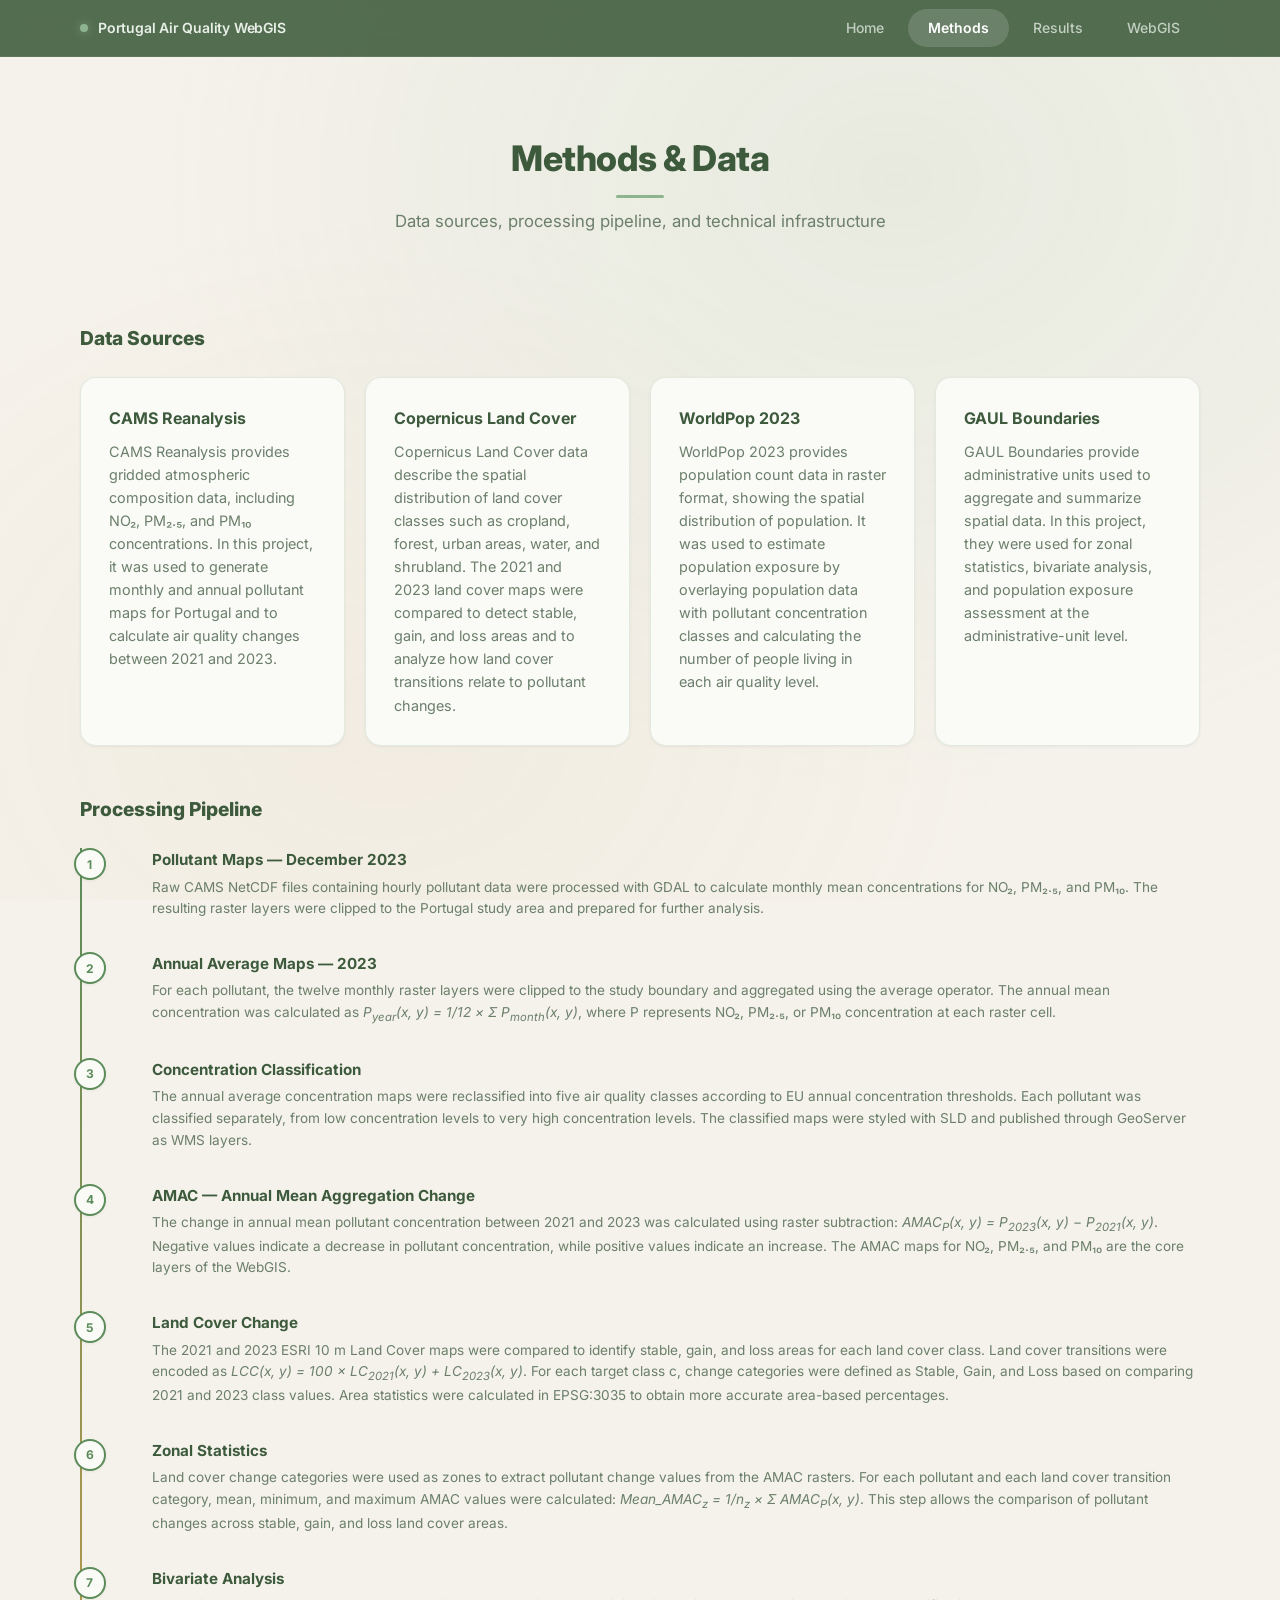
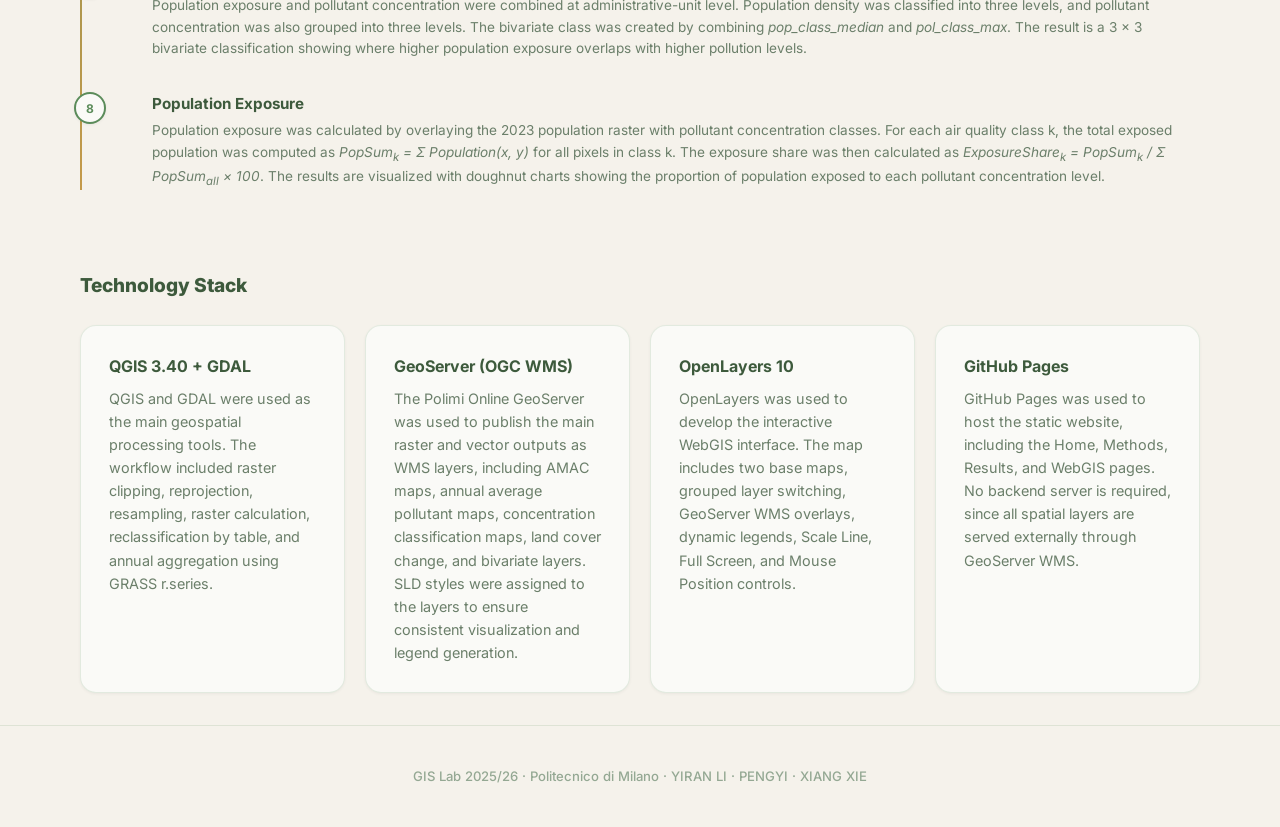
<file: methods.html>
<!DOCTYPE html>
<html lang="en">
<head><meta charset="UTF-8"><meta name="viewport" content="width=device-width, initial-scale=1.0"><title>Methods · Portugal AQ</title><link rel="stylesheet" href="css/style.css"></head>
<body>
<nav class="navbar"><div class="nav-inner"><div class="nav-logo"><span class="logo-dot"></span>Portugal Air Quality WebGIS</div><ul class="nav-links"><li><a href="index.html">Home</a></li><li><a href="methods.html" class="active">Methods</a></li><li><a href="results.html">Results</a></li><li><a href="webgis.html">WebGIS</a></li></ul></div></nav>

<section class="section" style="padding-bottom:2rem"><div class="container"><div class="section-header fade-up"><h2>Methods &amp; Data</h2><p class="subtitle">Data sources, processing pipeline, and technical infrastructure</p></div></div></section>

<section class="section" style="padding-top:0;padding-bottom:3rem"><div class="container">
  <h3 style="font-weight:800;color:var(--sage-dark);margin-bottom:1.5rem;font-size:1.2rem">Data Sources</h3>
  <div class="data-grid">
    <div class="card data-card fade-up"><h3>CAMS Reanalysis</h3><p>CAMS Reanalysis provides gridded atmospheric composition data, including NO₂, PM₂.₅, and PM₁₀ concentrations. In this project, it was used to generate monthly and annual pollutant maps for Portugal and to calculate air quality changes between 2021 and 2023.</p></div>
    <div class="card data-card fade-up delay-1"><h3>Copernicus Land Cover</h3><p>Copernicus Land Cover data describe the spatial distribution of land cover classes such as cropland, forest, urban areas, water, and shrubland. The 2021 and 2023 land cover maps were compared to detect stable, gain, and loss areas and to analyze how land cover transitions relate to pollutant changes.</p></div>
    <div class="card data-card fade-up delay-2"><h3>WorldPop 2023</h3><p>WorldPop 2023 provides population count data in raster format, showing the spatial distribution of population. It was used to estimate population exposure by overlaying population data with pollutant concentration classes and calculating the number of people living in each air quality level.</p></div>
    <div class="card data-card fade-up delay-3"><h3>GAUL Boundaries</h3><p>GAUL Boundaries provide administrative units used to aggregate and summarize spatial data. In this project, they were used for zonal statistics, bivariate analysis, and population exposure assessment at the administrative-unit level.</p></div>
  </div>
</div></section>

<section class="section" style="padding-top:0;padding-bottom:3rem"><div class="container">
  <h3 style="font-weight:800;color:var(--sage-dark);margin-bottom:1.5rem;font-size:1.2rem">Processing Pipeline</h3>
  <div class="timeline">
    <div class="timeline-item fade-up" data-step="1"><h4>Pollutant Maps — December 2023</h4><p>Raw CAMS NetCDF files containing hourly pollutant data were processed with GDAL to calculate monthly mean concentrations for NO₂, PM₂.₅, and PM₁₀. The resulting raster layers were clipped to the Portugal study area and prepared for further analysis.</p></div>
    <div class="timeline-item fade-up delay-1" data-step="2"><h4>Annual Average Maps — 2023</h4><p>For each pollutant, the twelve monthly raster layers were clipped to the study boundary and aggregated using the average operator. The annual mean concentration was calculated as <em>P<sub>year</sub>(x, y) = 1/12 × Σ P<sub>month</sub>(x, y)</em>, where P represents NO₂, PM₂.₅, or PM₁₀ concentration at each raster cell.</p></div>
    <div class="timeline-item fade-up delay-2" data-step="3"><h4>Concentration Classification</h4><p>The annual average concentration maps were reclassified into five air quality classes according to EU annual concentration thresholds. Each pollutant was classified separately, from low concentration levels to very high concentration levels. The classified maps were styled with SLD and published through GeoServer as WMS layers.</p></div>
    <div class="timeline-item fade-up delay-3" data-step="4"><h4>AMAC — Annual Mean Aggregation Change</h4><p>The change in annual mean pollutant concentration between 2021 and 2023 was calculated using raster subtraction: <em>AMAC<sub>P</sub>(x, y) = P<sub>2023</sub>(x, y) − P<sub>2021</sub>(x, y)</em>. Negative values indicate a decrease in pollutant concentration, while positive values indicate an increase. The AMAC maps for NO₂, PM₂.₅, and PM₁₀ are the core layers of the WebGIS.</p></div>
    <div class="timeline-item fade-up delay-4" data-step="5"><h4>Land Cover Change</h4><p>The 2021 and 2023 ESRI 10 m Land Cover maps were compared to identify stable, gain, and loss areas for each land cover class. Land cover transitions were encoded as <em>LCC(x, y) = 100 × LC<sub>2021</sub>(x, y) + LC<sub>2023</sub>(x, y)</em>. For each target class c, change categories were defined as Stable, Gain, and Loss based on comparing 2021 and 2023 class values. Area statistics were calculated in EPSG:3035 to obtain more accurate area-based percentages.</p></div>
    <div class="timeline-item fade-up delay-4" data-step="6"><h4>Zonal Statistics</h4><p>Land cover change categories were used as zones to extract pollutant change values from the AMAC rasters. For each pollutant and each land cover transition category, mean, minimum, and maximum AMAC values were calculated: <em>Mean_AMAC<sub>z</sub> = 1/n<sub>z</sub> × Σ AMAC<sub>P</sub>(x, y)</em>. This step allows the comparison of pollutant changes across stable, gain, and loss land cover areas.</p></div>
    <div class="timeline-item fade-up delay-4" data-step="7"><h4>Bivariate Analysis</h4><p>Population exposure and pollutant concentration were combined at administrative-unit level. Population density was classified into three levels, and pollutant concentration was also grouped into three levels. The bivariate class was created by combining <em>pop_class_median</em> and <em>pol_class_max</em>. The result is a 3 × 3 bivariate classification showing where higher population exposure overlaps with higher pollution levels.</p></div>
    <div class="timeline-item fade-up delay-4" data-step="8"><h4>Population Exposure</h4><p>Population exposure was calculated by overlaying the 2023 population raster with pollutant concentration classes. For each air quality class k, the total exposed population was computed as <em>PopSum<sub>k</sub> = Σ Population(x, y)</em> for all pixels in class k. The exposure share was then calculated as <em>ExposureShare<sub>k</sub> = PopSum<sub>k</sub> / Σ PopSum<sub>all</sub> × 100</em>. The results are visualized with doughnut charts showing the proportion of population exposed to each pollutant concentration level.</p></div>
  </div>
</div></section>

<section class="section" style="padding-top:0;padding-bottom:2rem"><div class="container">
  <h3 style="font-weight:800;color:var(--sage-dark);margin-bottom:1.5rem;font-size:1.2rem">Technology Stack</h3>
  <div class="data-grid" style="grid-template-columns:repeat(auto-fit,minmax(190px,1fr))">
    <div class="card data-card fade-up"><h3>QGIS 3.40 + GDAL</h3><p>QGIS and GDAL were used as the main geospatial processing tools. The workflow included raster clipping, reprojection, resampling, raster calculation, reclassification by table, and annual aggregation using GRASS r.series.</p></div>
    <div class="card data-card fade-up delay-1"><h3>GeoServer (OGC WMS)</h3><p>The Polimi Online GeoServer was used to publish the main raster and vector outputs as WMS layers, including AMAC maps, annual average pollutant maps, concentration classification maps, land cover change, and bivariate layers. SLD styles were assigned to the layers to ensure consistent visualization and legend generation.</p></div>
    <div class="card data-card fade-up delay-2"><h3>OpenLayers 10</h3><p>OpenLayers was used to develop the interactive WebGIS interface. The map includes two base maps, grouped layer switching, GeoServer WMS overlays, dynamic legends, Scale Line, Full Screen, and Mouse Position controls.</p></div>
    <div class="card data-card fade-up delay-3"><h3>GitHub Pages</h3><p>GitHub Pages was used to host the static website, including the Home, Methods, Results, and WebGIS pages. No backend server is required, since all spatial layers are served externally through GeoServer WMS.</p></div>
  </div>
</div></section>

<footer class="footer">GIS Lab 2025/26 · Politecnico di Milano · YIRAN LI · PENGYI · XIANG XIE</footer>
</body>
</html>
</file>
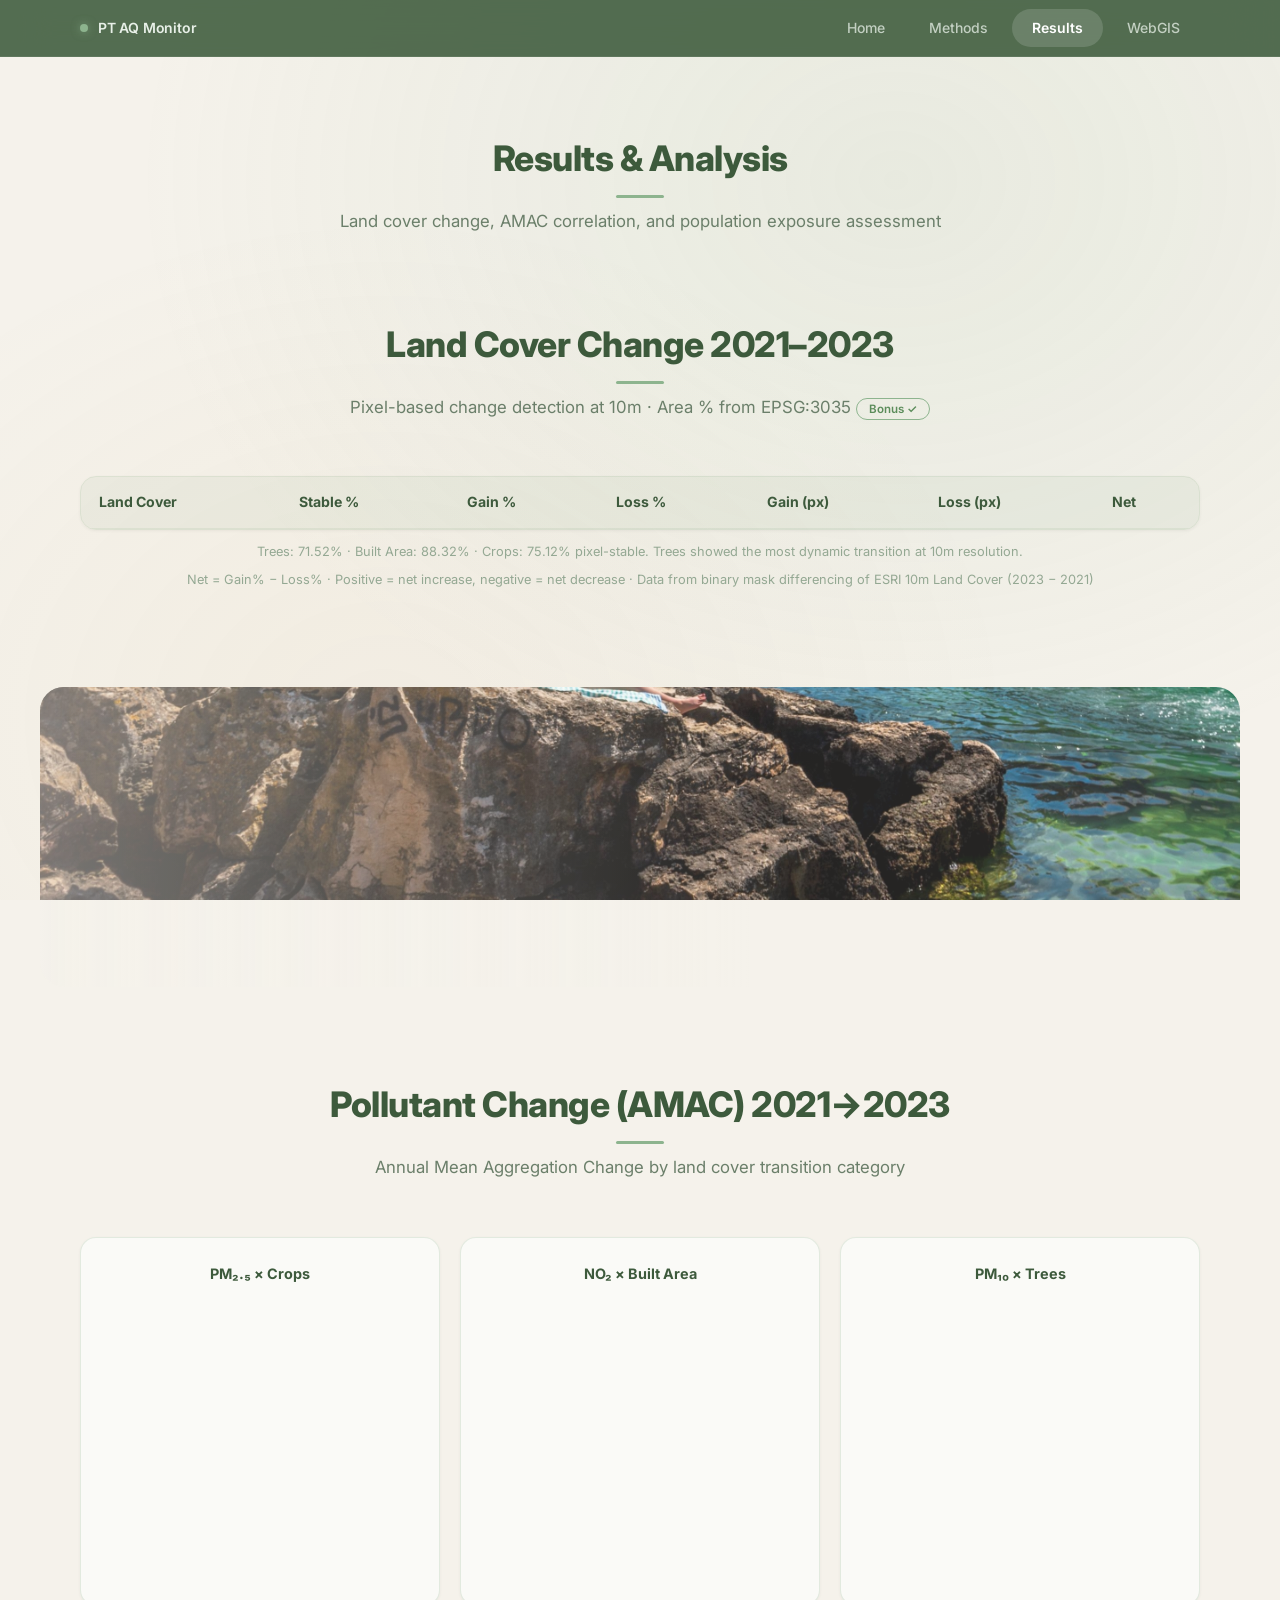
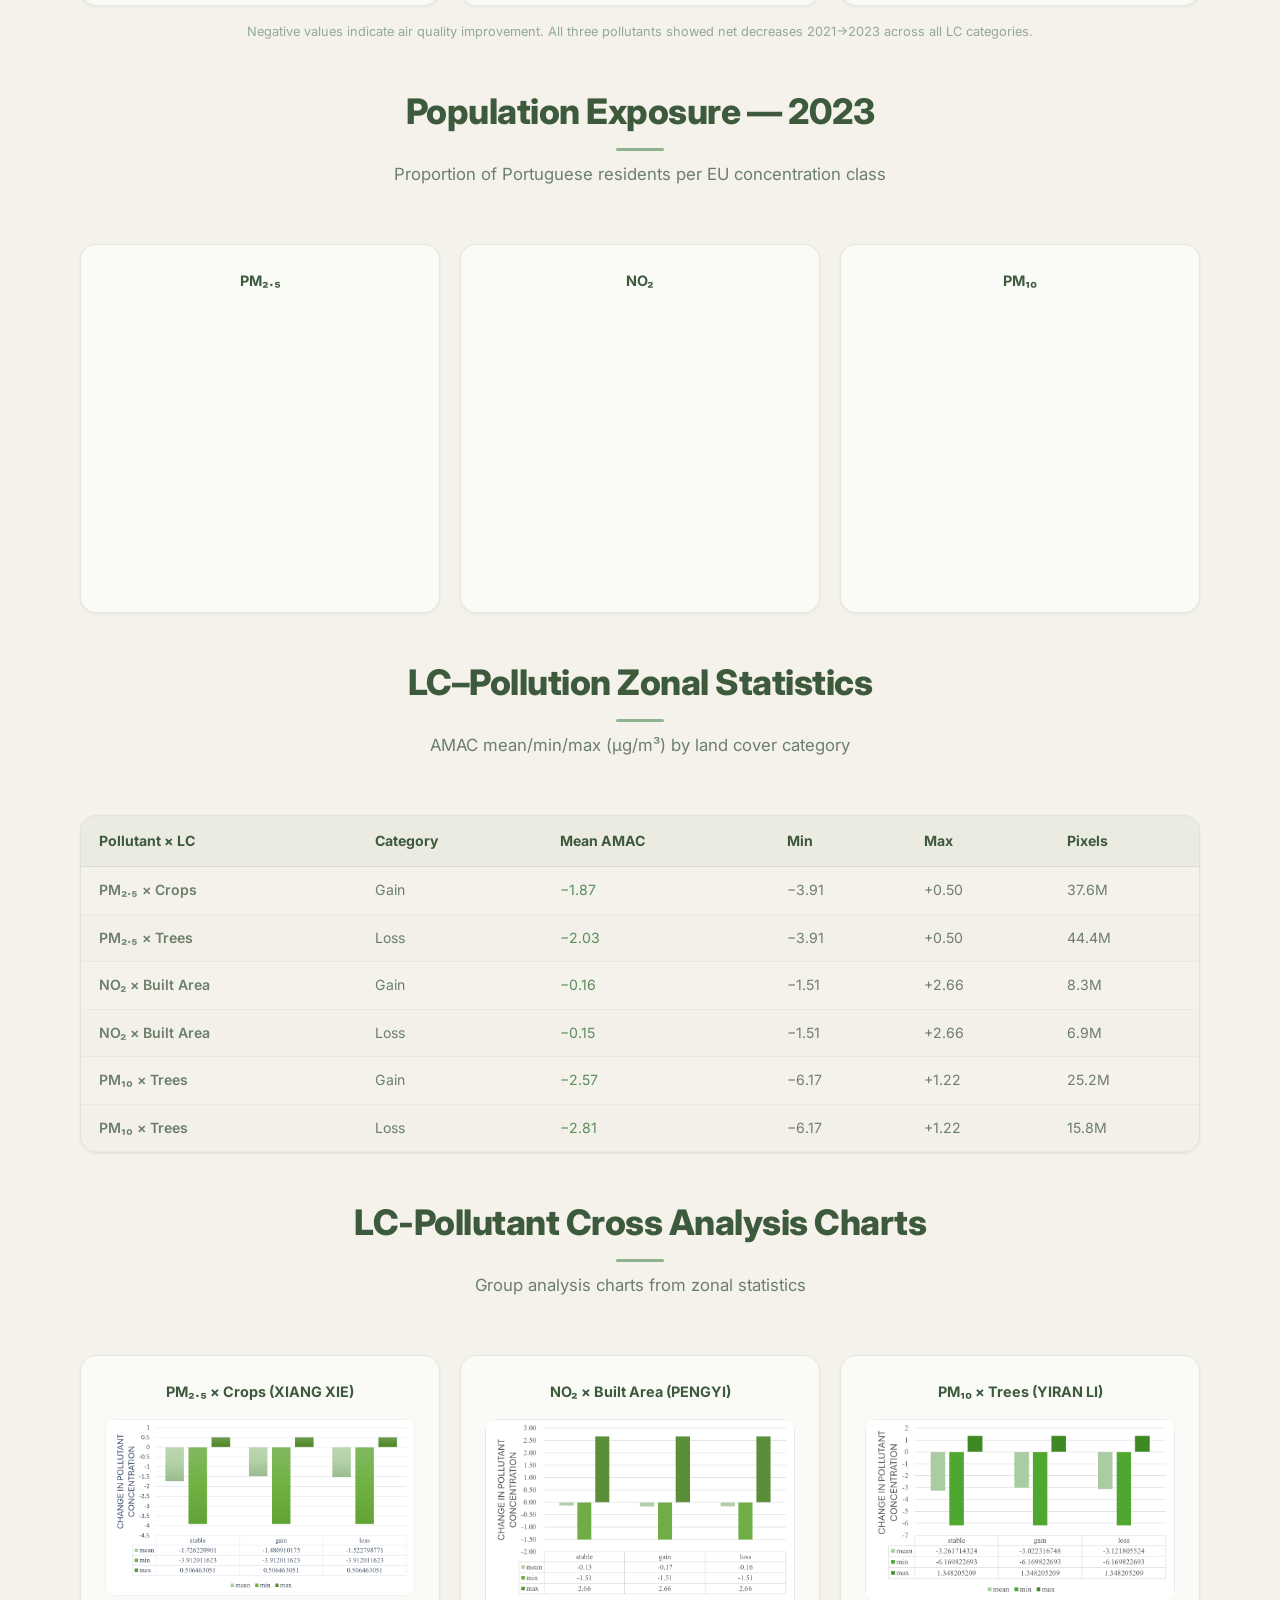
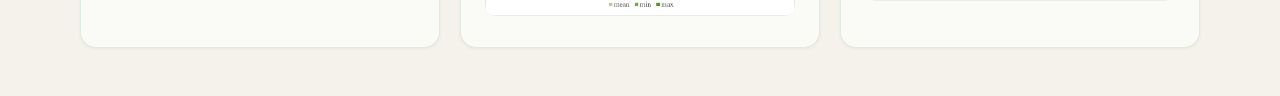
<file: results_backup.html>
<!DOCTYPE html>
<html lang="en">
<head><meta charset="UTF-8"><meta name="viewport" content="width=device-width, initial-scale=1.0"><title>Results · Portugal AQ</title><link rel="stylesheet" href="css/style.css"></head>
<body>
<nav class="navbar"><div class="nav-inner"><div class="nav-logo"><span class="logo-dot"></span>PT AQ Monitor</div><ul class="nav-links"><li><a href="index.html">Home</a></li><li><a href="methods.html">Methods</a></li><li><a href="results.html" class="active">Results</a></li><li><a href="webgis.html">WebGIS</a></li></ul></div></nav>

<section class="section" style="padding-bottom:2rem"><div class="container"><div class="section-header fade-up"><h2>Results &amp; Analysis</h2><p class="subtitle">Land cover change, AMAC correlation, and population exposure assessment</p></div></div></section>

<!-- LC Table -->
<section class="section" style="padding-top:0;padding-bottom:3rem"><div class="container">
  <div class="section-header fade-up"><h2>Land Cover Change 2021–2023</h2><p class="subtitle">Pixel-based change detection at 10m · Area % from EPSG:3035 <span class="badge">Bonus ✓</span></p></div>
  <div class="table-wrapper fade-up delay-1"><table class="data-table" id="lcc-table"><thead><tr><th>Land Cover</th><th>Stable %</th><th>Gain %</th><th>Loss %</th><th>Gain (px)</th><th>Loss (px)</th><th>Net</th></tr></thead><tbody id="lcc-tbody"></tbody></table></div>
  <p style="color:var(--text-muted);font-size:.8rem;margin-top:.75rem;text-align:center">Trees: 71.52% · Built Area: 88.32% · Crops: 75.12% pixel-stable. Trees showed the most dynamic transition at 10m resolution.</p>
  <p style="color:var(--text-muted);font-size:.8rem;margin-top:.5rem;text-align:center">Net = Gain% − Loss% · Positive = net increase, negative = net decrease · Data from binary mask differencing of ESRI 10m Land Cover (2023 − 2021)</p>
</div></section>

<div class="photo-divider" style="background-image:url('assets/photos/divider-2.webp')" onerror="this.style.display='none'"></div>

<!-- AMAC Charts -->
<section class="section" style="padding-top:3rem;padding-bottom:3rem"><div class="container">
  <div class="section-header fade-up"><h2>Pollutant Change (AMAC) 2021→2023</h2><p class="subtitle">Annual Mean Aggregation Change by land cover transition category</p></div>
  <div class="charts-grid-3">
    <div class="chart-card fade-up"><h3>PM₂.₅ × Crops</h3><div class="chart-container"><canvas id="pm25-amac"></canvas></div></div>
    <div class="chart-card fade-up delay-1"><h3>NO₂ × Built Area</h3><div class="chart-container"><canvas id="no2-amac"></canvas></div></div>
    <div class="chart-card fade-up delay-2"><h3>PM₁₀ × Trees</h3><div class="chart-container"><canvas id="pm10-amac"></canvas></div></div>
  </div>
  <p style="color:var(--text-muted);font-size:.8rem;text-align:center;margin-top:1rem">Negative values indicate air quality improvement. All three pollutants showed net decreases 2021→2023 across all LC categories.</p>
</div></section>

<!-- Exposure Pies -->
<section class="section" style="padding-top:0;padding-bottom:3rem"><div class="container">
  <div class="section-header fade-up"><h2>Population Exposure — 2023</h2><p class="subtitle">Proportion of Portuguese residents per EU concentration class</p></div>
  <div class="charts-grid-3">
    <div class="chart-card fade-up"><h3>PM₂.₅</h3><div class="chart-container"><canvas id="pm25-pie"></canvas></div></div>
    <div class="chart-card fade-up delay-1"><h3>NO₂</h3><div class="chart-container"><canvas id="no2-pie"></canvas></div></div>
    <div class="chart-card fade-up delay-2"><h3>PM₁₀</h3><div class="chart-container"><canvas id="pm10-pie"></canvas></div></div>
  </div>
</div></section>

<!-- Zonal Stats -->
<section class="section" style="padding-top:0;padding-bottom:3rem"><div class="container">
  <div class="section-header fade-up"><h2>LC–Pollution Zonal Statistics</h2><p class="subtitle">AMAC mean/min/max (µg/m³) by land cover category</p></div>
  <div class="table-wrapper fade-up delay-1"><table class="data-table"><thead><tr><th>Pollutant × LC</th><th>Category</th><th>Mean AMAC</th><th>Min</th><th>Max</th><th>Pixels</th></tr></thead><tbody>
    <tr><td style="font-weight:600">PM₂.₅ × Crops</td><td>Gain</td><td style="color:var(--sage)">−1.87</td><td>−3.91</td><td>+0.50</td><td>37.6M</td></tr>
    <tr><td style="font-weight:600">PM₂.₅ × Trees</td><td>Loss</td><td style="color:var(--sage)">−2.03</td><td>−3.91</td><td>+0.50</td><td>44.4M</td></tr>
    <tr><td style="font-weight:600">NO₂ × Built Area</td><td>Gain</td><td style="color:var(--sage)">−0.16</td><td>−1.51</td><td>+2.66</td><td>8.3M</td></tr>
    <tr><td style="font-weight:600">NO₂ × Built Area</td><td>Loss</td><td style="color:var(--sage)">−0.15</td><td>−1.51</td><td>+2.66</td><td>6.9M</td></tr>
    <tr><td style="font-weight:600">PM₁₀ × Trees</td><td>Gain</td><td style="color:var(--sage)">−2.57</td><td>−6.17</td><td>+1.22</td><td>25.2M</td></tr>
    <tr><td style="font-weight:600">PM₁₀ × Trees</td><td>Loss</td><td style="color:var(--sage)">−2.81</td><td>−6.17</td><td>+1.22</td><td>15.8M</td></tr>
  </tbody></table></div>
</div></section>

<!-- Analysis Images -->
<section class="section" style="padding-top:0;padding-bottom:3rem"><div class="container">
  <div class="section-header fade-up"><h2>LC-Pollutant Cross Analysis Charts</h2><p class="subtitle">Group analysis charts from zonal statistics</p></div>
  <div class="charts-grid-3">
    <div class="chart-card fade-up"><h3>PM₂.₅ × Crops (XIANG XIE)</h3><a href="assets/XIANGXIE_NO2_CHANGE_PICTURE.png" target="_blank"><img src="assets/XIANGXIE_NO2_CHANGE_PICTURE.png" alt="PM2.5 Crops Analysis" style="width:100%;border-radius:12px;cursor:zoom-in;transition:transform 0.2s"></a></div>
    <div class="chart-card fade-up delay-1"><h3>NO₂ × Built Area (PENGYI)</h3><a href="assets/PENGYI_NO2_CHANGE_PICTURE.png" target="_blank"><img src="assets/PENGYI_NO2_CHANGE_PICTURE.png" alt="NO2 Built Area Analysis" style="width:100%;border-radius:12px;cursor:zoom-in;transition:transform 0.2s"></a></div>
    <div class="chart-card fade-up delay-2"><h3>PM₁₀ × Trees (YIRAN LI)</h3><a href="assets/LIYIRAN_PM10_CHANGE_PICTURE.png" target="_blank"><img src="assets/LIYIRAN_PM10_CHANGE_PICTURE.png" alt="PM10 Trees Analysis" style="width:100%;border-radius:12px;cursor:zoom-in;transition:transform 0.2s"></a></div>
  </div>
</div></section>

<!--
</file>
<file: css/style.css>
/* Portugal AQ v4 — Portuguese Valley · Apple-inspired green aesthetic */
@import url('https://fonts.googleapis.com/css2?family=Inter:wght@400;500;600;700;800&display=swap');
:root {
  --bg: #F5F2EB; --bg-card: #FAFAF7; --bg-panel: rgba(250,250,247,0.85);
  --sage: #5B8C5A; --sage-dark: #3D5A3C; --sage-light: #8DB48E;
  --gold: #C49A4A; --gold-light: #E8D5B0;
  --text: #2C3A2B; --text-dim: #6B7F6A; --text-muted: #94A893;
  --border: rgba(91,140,90,0.15); --border-active: rgba(91,140,90,0.4);
  --shadow-sm: 0 1px 3px rgba(45,58,44,0.06); --shadow: 0 4px 20px rgba(45,58,44,0.08);
  --shadow-lg: 0 12px 40px rgba(45,58,44,0.12);
  --radius-sm: 10px; --radius: 16px; --radius-lg: 24px; --radius-full: 9999px;
  --font: 'Inter', -apple-system, BlinkMacSystemFont, sans-serif;
  --trans: 0.3s cubic-bezier(0.25,0.1,0.25,1);
}
*,*::before,*::after{box-sizing:border-box;margin:0;padding:0}
html{scroll-behavior:smooth;-webkit-font-smoothing:antialiased}
body{background:var(--bg);color:var(--text);font-family:var(--font);line-height:1.6;min-height:100vh}
body::before{content:'';position:fixed;inset:0;background:radial-gradient(ellipse at 70% 20%,rgba(139,180,142,0.12) 0%,transparent 60%),radial-gradient(ellipse at 30% 80%,rgba(196,154,74,0.06) 0%,transparent 50%);pointer-events:none;z-index:0}
.container{max-width:1200px;margin:0 auto;padding:0 2.5rem;position:relative;z-index:1}
/* Nav */
.navbar{position:sticky;top:0;z-index:100;background:rgba(61,90,60,0.88);backdrop-filter:blur(24px) saturate(160%);-webkit-backdrop-filter:blur(24px);border-bottom:1px solid rgba(255,255,255,0.08)}
.nav-inner{max-width:1200px;margin:0 auto;display:flex;align-items:center;justify-content:space-between;height:56px;padding:0 2.5rem}
.nav-logo{display:flex;align-items:center;gap:10px;font-size:14px;font-weight:600;color:#e8f0e8;letter-spacing:-0.2px}
.logo-dot{width:8px;height:8px;border-radius:50%;background:var(--sage-light);box-shadow:0 0 8px rgba(141,180,142,0.6)}
.nav-links{display:flex;list-style:none;gap:4px}
.nav-links a{display:block;padding:8px 20px;color:rgba(232,240,232,0.75);text-decoration:none;font-size:14px;font-weight:500;border-radius:var(--radius-full);transition:var(--trans)}
.nav-links a:hover{color:#fff;background:rgba(255,255,255,0.1)}
.nav-links a.active{color:#fff;background:rgba(255,255,255,0.15);font-weight:600}
/* Sections */
.section{padding:5rem 0}
.section-header{text-align:center;margin-bottom:3.5rem}
.section-header h2{font-size:2.2rem;font-weight:800;color:var(--sage-dark);letter-spacing:-0.5px;line-height:1.2}
.section-header h2::after{content:'';display:block;width:48px;height:3px;background:var(--sage-light);margin:1rem auto 0;border-radius:2px}
.section-header .subtitle{color:var(--text-dim);margin-top:.6rem;font-size:1.05rem;font-weight:400}
/* Cards */
.card{background:var(--bg-card);border:1px solid var(--border);border-radius:var(--radius);padding:1.75rem;transition:all var(--trans);box-shadow:var(--shadow-sm)}
.card:hover{border-color:var(--border-active);box-shadow:var(--shadow-lg);transform:translateY(-2px)}
/* Hero */
.hero{min-height:calc(100vh - 56px);display:flex;align-items:center;position:relative;overflow:hidden}
.hero-bg{position:absolute;inset:0;z-index:0;opacity:0.25}
.hero-bg img{width:100%;height:100%;object-fit:cover}
.hero-overlay{position:absolute;inset:0;background:linear-gradient(135deg,rgba(245,242,235,0.35) 0%,rgba(245,242,235,0.12) 50%,rgba(245,242,235,0) 100%);z-index:1}
.hero-grid{display:grid;grid-template-columns:1fr 1fr;gap:4rem;align-items:center;position:relative;z-index:2}
.hero-badge{display:inline-block;padding:5px 16px;border:1px solid var(--sage-light);border-radius:var(--radius-full);font-size:12px;color:var(--sage);font-weight:500;letter-spacing:1px;margin-bottom:1.5rem}
.hero h1{font-size:clamp(2.5rem,5vw,4rem);font-weight:800;line-height:1.08;margin-bottom:1rem;color:var(--sage-dark);letter-spacing:-1px}
.hero h1 .accent{color:var(--sage)}
.hero-subtitle{font-size:1.15rem;color:var(--text-dim);margin-bottom:1.5rem;font-weight:500}
.hero-desc{color:var(--text-dim);font-size:.95rem;max-width:480px;margin-bottom:2rem;line-height:1.7}
.hero-buttons{display:flex;gap:1rem;flex-wrap:wrap}
.btn{display:inline-flex;align-items:center;gap:8px;padding:13px 30px;border-radius:var(--radius-full);font-size:14px;font-weight:600;letter-spacing:-0.2px;text-decoration:none;cursor:pointer;transition:all var(--trans);border:1.5px solid transparent}
.btn-primary{background:var(--sage);color:#fff;border-color:var(--sage)}
.btn-primary:hover{background:var(--sage-dark);border-color:var(--sage-dark);box-shadow:0 8px 30px rgba(91,140,90,0.3);transform:translateY(-2px)}
.btn-outline{border-color:var(--sage);color:var(--sage);background:transparent}
.btn-outline:hover{background:rgba(91,140,90,0.06);border-color:var(--sage-dark)}
.btn-sm{padding:8px 18px;font-size:13px}
/* Stats */
.stats-row{display:grid;grid-template-columns:repeat(4,1fr);gap:1.25rem}
.stat-card{background:var(--bg-card);border:1px solid var(--border);border-radius:var(--radius);padding:1.75rem;text-align:center;transition:all var(--trans);box-shadow:var(--shadow-sm)}
.stat-card:hover{border-color:var(--border-active);box-shadow:var(--shadow-lg);transform:translateY(-3px)}
.stat-icon{font-size:1.8rem;margin-bottom:.5rem}
.stat-value{font-size:1.3rem;font-weight:700;color:var(--sage-dark)}
.stat-label{color:var(--text-dim);font-size:.82rem;margin-top:.3rem}
/* Methods */
.data-grid{display:grid;grid-template-columns:repeat(auto-fit,minmax(260px,1fr));gap:1.25rem}
.data-card h3{font-size:1rem;font-weight:700;color:var(--sage-dark);margin-bottom:.5rem}
.data-card p{color:var(--text-dim);font-size:.9rem;line-height:1.6}
.timeline{position:relative;padding-left:2.5rem}
.timeline::before{content:'';position:absolute;left:0;top:0;bottom:0;width:2px;background:linear-gradient(to bottom,var(--sage),var(--gold))}
.timeline-item{position:relative;margin-bottom:2rem;padding-left:2rem}
.timeline-item::before{content:attr(data-step);position:absolute;left:-2.9rem;top:0;width:32px;height:32px;border-radius:50%;background:var(--bg-card);border:2px solid var(--sage);display:flex;align-items:center;justify-content:center;font-size:12px;font-weight:700;color:var(--sage);box-shadow:var(--shadow-sm)}
.timeline-item h4{font-size:.95rem;font-weight:700;color:var(--sage-dark)}
.timeline-item p{color:var(--text-dim);font-size:.85rem;margin-top:.25rem}
/* Chart cards */
.charts-grid-3{display:grid;grid-template-columns:repeat(3,1fr);gap:1.25rem}
.chart-card{background:var(--bg-card);border:1px solid var(--border);border-radius:var(--radius);padding:1.5rem;box-shadow:var(--shadow-sm)}
.chart-card h3{font-size:.9rem;font-weight:700;color:var(--sage-dark);text-align:center;margin-bottom:1rem}
.chart-container{position:relative;height:280px}
/* Table */
.table-wrapper{overflow-x:auto;border-radius:var(--radius);border:1px solid var(--border);box-shadow:var(--shadow-sm)}
.data-table{width:100%;border-collapse:collapse;font-size:.88rem}
.data-table thead{background:rgba(91,140,90,0.06)}
.data-table th{padding:14px 18px;text-align:left;color:var(--sage-dark);font-weight:700;border-bottom:1px solid var(--border)}
.data-table td{padding:12px 18px;border-bottom:1px solid rgba(91,140,90,0.06);color:var(--text-dim)}
.data-table tbody tr:hover{background:rgba(91,140,90,0.03)}
.data-table tbody tr:nth-child(even){background:rgba(91,140,90,0.02)}
/* WebGIS */
.webgis-layout{display:flex;height:calc(100vh - 56px)}
#map{flex:1;position:relative}
.map-sidebar{width:300px;background:rgba(250,250,247,0.9);backdrop-filter:blur(20px);-webkit-backdrop-filter:blur(20px);border-left:1px solid var(--border);overflow-y:auto;padding:1.5rem;font-size:.85rem;box-shadow:-2px 0 20px rgba(45,58,44,0.04)}
.map-sidebar h3{font-size:.8rem;font-weight:700;color:var(--sage-dark);margin:.8rem 0 .5rem;text-transform:uppercase;letter-spacing:.5px}
.map-sidebar h3:first-child{margin-top:0}
.map-sidebar label{display:flex;align-items:center;gap:10px;padding:6px 0;color:var(--text-dim);font-size:.82rem;cursor:pointer;font-weight:500;border-radius:var(--radius-sm);transition:var(--trans);padding:6px 10px}
.map-sidebar label:hover{background:rgba(91,140,90,0.04);color:var(--sage-dark)}
.map-sidebar input[type=radio],.map-sidebar input[type=checkbox]{accent-color:var(--sage);width:16px;height:16px}
.legend-panel{position:absolute;bottom:16px;right:16px;background:rgba(250,250,247,0.92);backdrop-filter:blur(16px);-webkit-backdrop-filter:blur(16px);border:1px solid var(--border);border-radius:var(--radius);padding:14px 18px;max-width:240px;z-index:10;box-shadow:var(--shadow-lg)}
.legend-panel h3{font-size:.75rem;font-weight:700;color:var(--sage-dark);margin-bottom:8px}
.legend-item{margin-bottom:6px}
.legend-item h4{font-size:.7rem;color:var(--text-dim);margin-bottom:2px;font-weight:500}
.legend-item img{display:block;max-width:100%;border-radius:6px}
/* OL overrides */
.ol-control button{background:var(--bg-card)!important;color:var(--sage-dark)!important;border:1px solid var(--border)!important;border-radius:var(--radius-sm)!important;box-shadow:var(--shadow-sm)!important}
.ol-control button:hover{background:var(--sage)!important;color:#fff!important}
.ol-scale-line{background:var(--bg-card)!important;border:1px solid var(--border)!important;border-radius:var(--radius-sm)!important;padding:4px 10px!important;box-shadow:var(--shadow-sm)!important}
.ol-scale-line-inner{color:var(--sage-dark)!important;border-color:var(--sage-light)!important;font-size:11px!important;font-weight:600}
.mouse-position{background:var(--bg-card)!important;color:var(--sage-dark)!important;padding:5px 12px!important;border-radius:var(--radius-sm)!important;font-size:12px!important;border:1px solid var(--border)!important;box-shadow:var(--shadow-sm)!important;font-weight:500;text-align:center!important}
.ol-attribution{background:var(--bg-card)!important;border-radius:var(--radius-sm)!important;font-size:10px!important}
.ol-popup{position:absolute;background:var(--bg-card);border:1.5px solid var(--sage);border-radius:var(--radius);padding:12px 16px;color:var(--text);font-size:.8rem;max-width:280px;box-shadow:var(--shadow-lg)}
/* Photos section divider */
.photo-divider{height:300px;background-size:cover;background-position:center;background-attachment:fixed;border-radius:var(--radius-lg);margin:3rem auto;max-width:1200px;opacity:.85;position:relative;overflow:hidden}
.photo-divider::after{content:'';position:absolute;inset:0;background:linear-gradient(to right,rgba(245,242,235,0.4),transparent 60%)}
/* Footer */
.footer{text-align:center;padding:2.5rem;border-top:1px solid var(--border);color:var(--text-muted);font-size:.82rem;font-weight:500}
/* Content separator */
.content-divider{width:80px;height:2px;background:var(--sage-light);margin:0 auto;border-radius:1px}
/* Badge */
.badge{padding:3px 12px;border:1px solid var(--sage-light);border-radius:var(--radius-full);font-size:.72rem;color:var(--sage);font-weight:600}
/* Animations */
.fade-up{opacity:0;transform:translateY(24px);animation:fadeUp .7s ease-out forwards}
@keyframes fadeUp{to{opacity:1;transform:translateY(0)}}
.delay-1{animation-delay:.1s}.delay-2{animation-delay:.2s}.delay-3{animation-delay:.3s}.delay-4{animation-delay:.4s}
/* Responsive */
@media(max-width:1024px){
  .hero-grid{grid-template-columns:1fr;text-align:center}.hero-desc{margin:0 auto 2rem}.hero-buttons{justify-content:center}
  .stats-row{grid-template-columns:1fr 1fr}.charts-grid-3{grid-template-columns:1fr}
  .webgis-layout{flex-direction:column}.map-sidebar{width:100%;max-height:220px}
}
</file>
